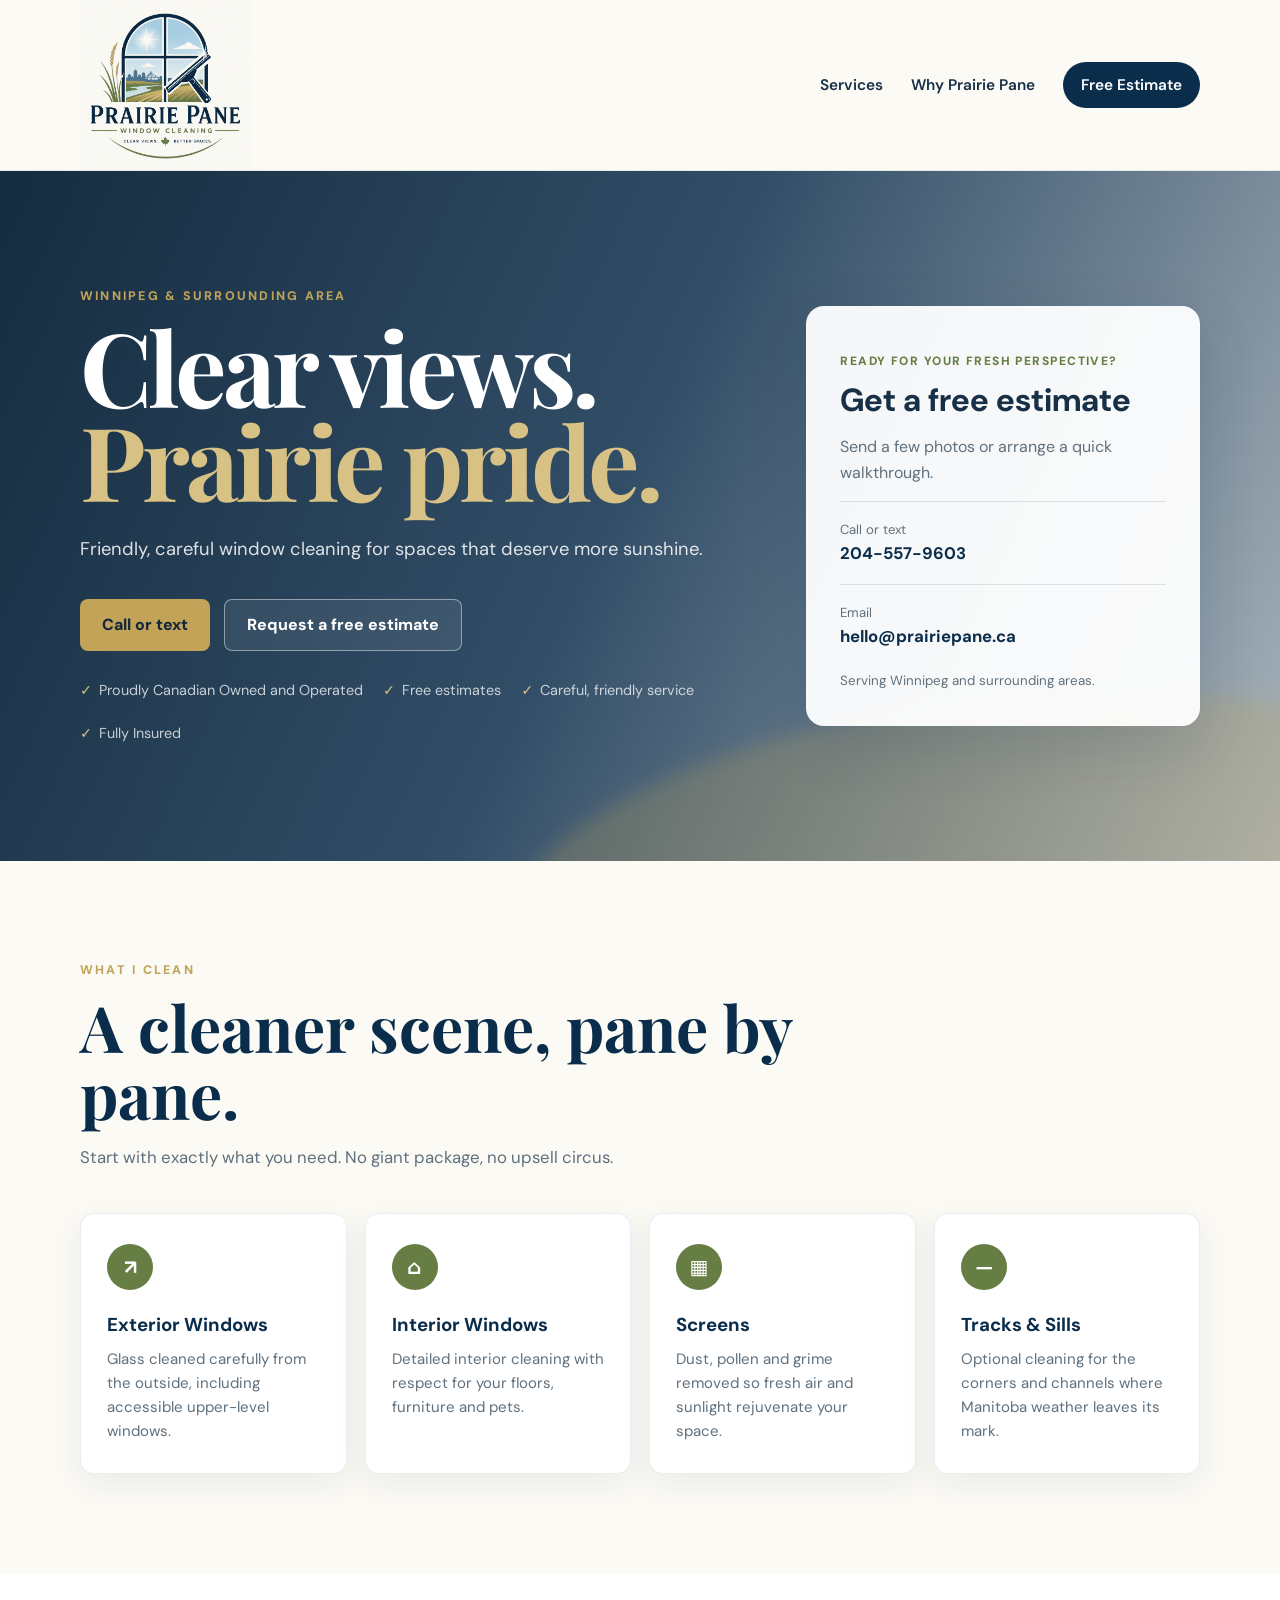
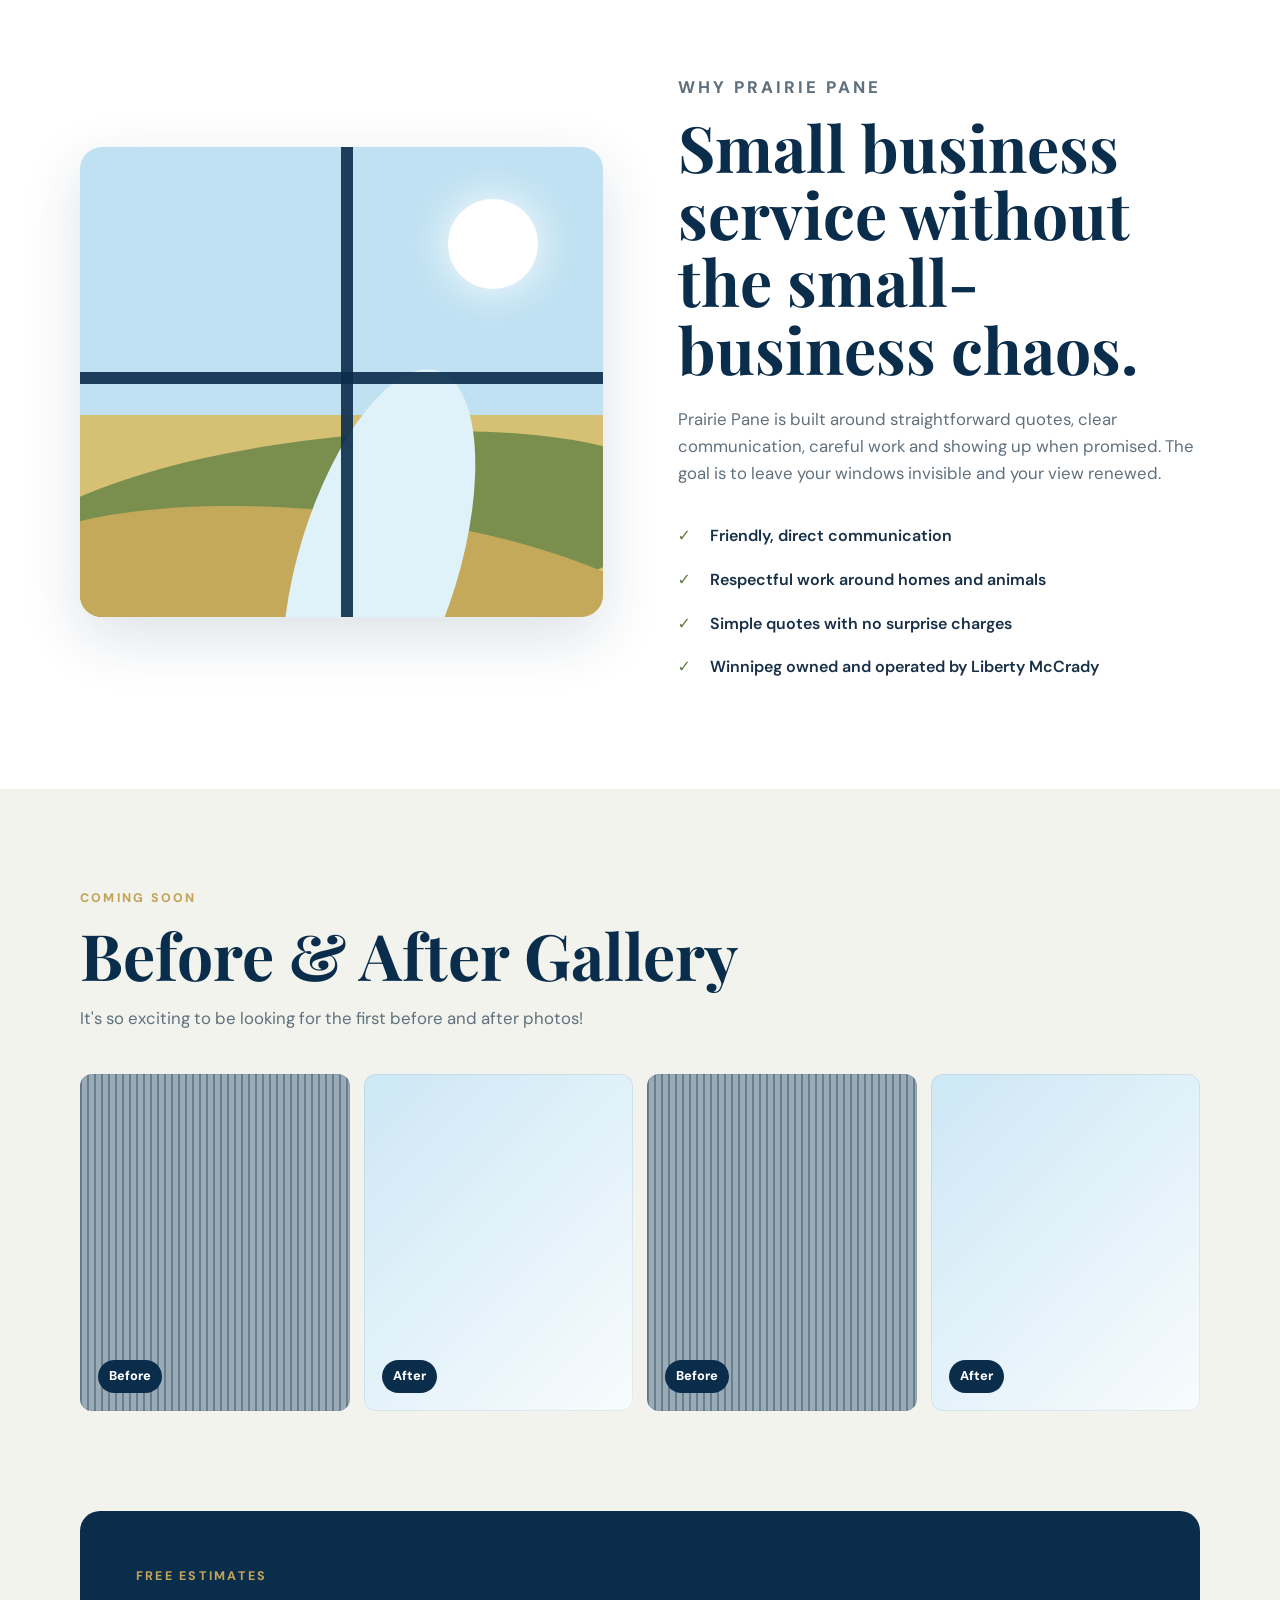
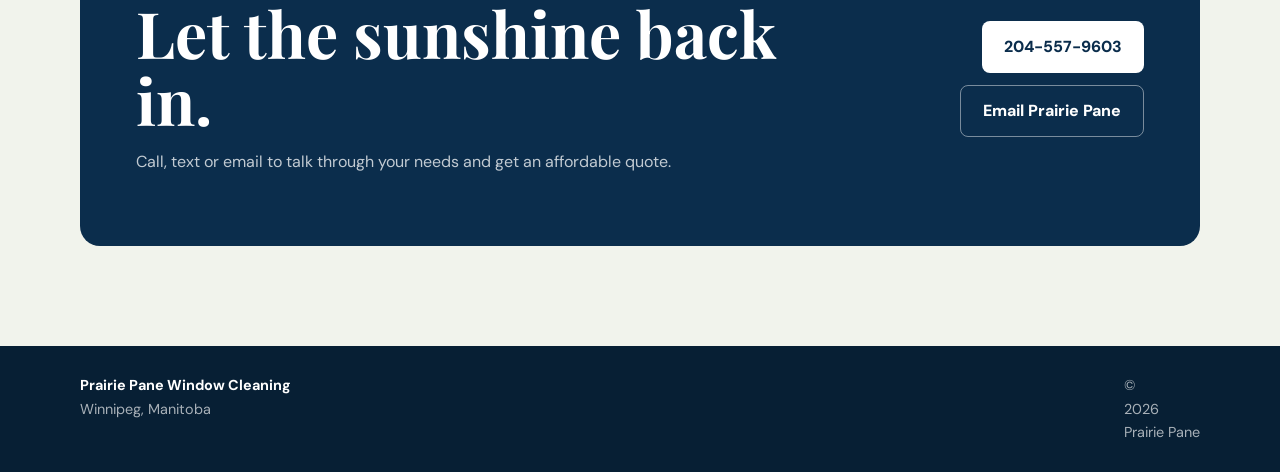
<file: index.html>
<!doctype html>
<html lang="en">
<head>
  <meta charset="utf-8">
  <meta name="viewport" content="width=device-width, initial-scale=1">
  <title>Prairie Pane Window Cleaning | Winnipeg</title>
  <meta name="description" content="Friendly, professional window cleaning in Winnipeg and surrounding areas. Interior, exterior, screens and tracks. Free estimates.">
  <link rel="preconnect" href="https://fonts.googleapis.com">
  <link rel="preconnect" href="https://fonts.gstatic.com" crossorigin>
  <link href="https://fonts.googleapis.com/css2?family=DM+Sans:wght@400;500;600;700&family=Playfair+Display:wght@700&display=swap" rel="stylesheet">
  <link rel="stylesheet" href="styles.css">
</head>
<body>
  <header class="site-header">
    <div class="shell nav-wrap">
      <a class="brand" href="#top" aria-label="Prairie Pane home">
        <img src="prairie-pane-logo.png" alt="Prairie Pane Window Cleaning logo">
      </a>
      <nav aria-label="Primary navigation">
        <a href="#services">Services</a>
        <a href="#about">Why Prairie Pane</a>
        <a href="#contact" class="nav-cta">Free Estimate</a>
      </nav>
    </div>
  </header>

  <main id="top">
    <section class="hero">
      <div class="hero-overlay"></div>
      <div class="shell hero-grid">
        <div class="hero-copy">
          <p class="eyebrow">Winnipeg & surrounding area</p>
          <h1>Clear views.<br><span>Prairie pride.</span></h1>
          <p class="hero-text">
            Friendly, careful window cleaning for spaces that deserve more sunshine.
          </p>
          <div class="hero-actions">
            <a class="button primary" href="tel:+12045579603">Call or text</a>
            <a class="button secondary" href="#contact">Request a free estimate</a>
          </div>
          <div class="trust-row" aria-label="Business highlights">
            <span>Proudly Canadian Owned and Operated</span>
            <span>Free estimates</span>
            <span>Careful, friendly service</span>
	     <span>Fully Insured</span>

          </div>
        </div>

        <aside class="quote-card" aria-label="Contact Prairie Pane">
          <p class="quote-kicker">Ready for your fresh perspective?</p>
          <h2>Get a free estimate</h2>
          <p>Send a few photos or arrange a quick walkthrough.</p>
          <a class="contact-line" href="tel:+12045579603">
            <span>Call or text</span>
            <strong>204-557-9603</strong>
          </a>
          <a class="contact-line" href="mailto:hello@prairiepane.ca">
            <span>Email</span>
            <strong>hello@prairiepane.ca</strong>
          </a>
          <small>Serving Winnipeg and surrounding areas.</small>
        </aside>
      </div>
    </section>

    <section class="services section" id="services">
      <div class="shell">
        <p class="eyebrow">What I clean</p>
        <div class="section-heading">
          <h2>A cleaner scene, pane by pane.</h2>
          <p>Start with exactly what you need. No giant package, no upsell circus.</p>
        </div>

        <div class="service-grid">
          <article class="service-card">
            <div class="icon">↗</div>
            <h3>Exterior Windows</h3>
            <p>Glass cleaned carefully from the outside, including accessible upper-level windows.</p>
          </article>
          <article class="service-card">
            <div class="icon">⌂</div>
            <h3>Interior Windows</h3>
            <p>Detailed interior cleaning with respect for your floors, furniture and pets.</p>
          </article>
          <article class="service-card">
            <div class="icon">▦</div>
            <h3>Screens</h3>
            <p>Dust, pollen and grime removed so fresh air and sunlight rejuvenate your space.</p>
          </article>
          <article class="service-card">
            <div class="icon">—</div>
            <h3>Tracks & Sills</h3>
            <p>Optional cleaning for the corners and channels where Manitoba weather leaves its mark.</p>
          </article>
        </div>
      </div>
    </section>

    <section class="about section" id="about">
      <div class="shell about-grid">
        <div class="about-art" aria-hidden="true">
          <div class="sun"></div>
          <div class="field field-one"></div>
          <div class="field field-two"></div>
          <div class="river"></div>
          <div class="window-lines"></div>
        </div>
        <div class="about-copy">
          <p class="eyebrow">Why Prairie Pane</p>
          <h2>Small business service without the small-business chaos.</h2>
          <p>
            Prairie Pane is built around straightforward quotes, clear communication,
            careful work and showing up when promised. The goal is to leave your windows invisible and your view renewed.
          </p>
          <ul class="check-list">
            <li>Friendly, direct communication</li>
            <li>Respectful work around homes and animals</li>
            <li>Simple quotes with no surprise charges</li>
            <li>Winnipeg owned and operated by Liberty McCrady</li>
          </ul>
        </div>
      </div>
    </section>

    <section class="gallery section">
      <div class="shell">
        <p class="eyebrow">Coming Soon</p>
        <div class="section-heading">
          <h2>Before & After Gallery</h2>
          <p>It's so exciting to be looking for the first before and after photos!</p>
        </div>
        <div class="gallery-grid">
          <div class="placeholder"><span>Before</span></div>
          <div class="placeholder clean"><span>After</span></div>
          <div class="placeholder"><span>Before</span></div>
          <div class="placeholder clean"><span>After</span></div>
        </div>
      </div>
    </section>

    <section class="contact section" id="contact">
      <div class="shell contact-box">
        <div>
          <p class="eyebrow">Free estimates</p>
          <h2>Let the sunshine back in.</h2>
          <p>Call, text or email to talk through your needs and get an affordable quote.</p>
        </div>
        <div class="contact-actions">
          <a class="button light" href="tel:+12045579603">204-557-9603</a>
          <a class="button outline-light" href="mailto:hello@prairiepane.ca">Email Prairie Pane</a>
        </div>
      </div>
    </section>
  </main>

  <footer>
    <div class="shell footer-wrap">
      <div>
        <strong>Prairie Pane Window Cleaning</strong>
        <span>Winnipeg, Manitoba</span>
      </div>
      <div>
        <span>© <span id="year"></span> Prairie Pane</span>
      </div>
    </div>
  </footer>

  <script>
    document.getElementById('year').textContent = new Date().getFullYear();
  </script>
</body>
</html>
</file>
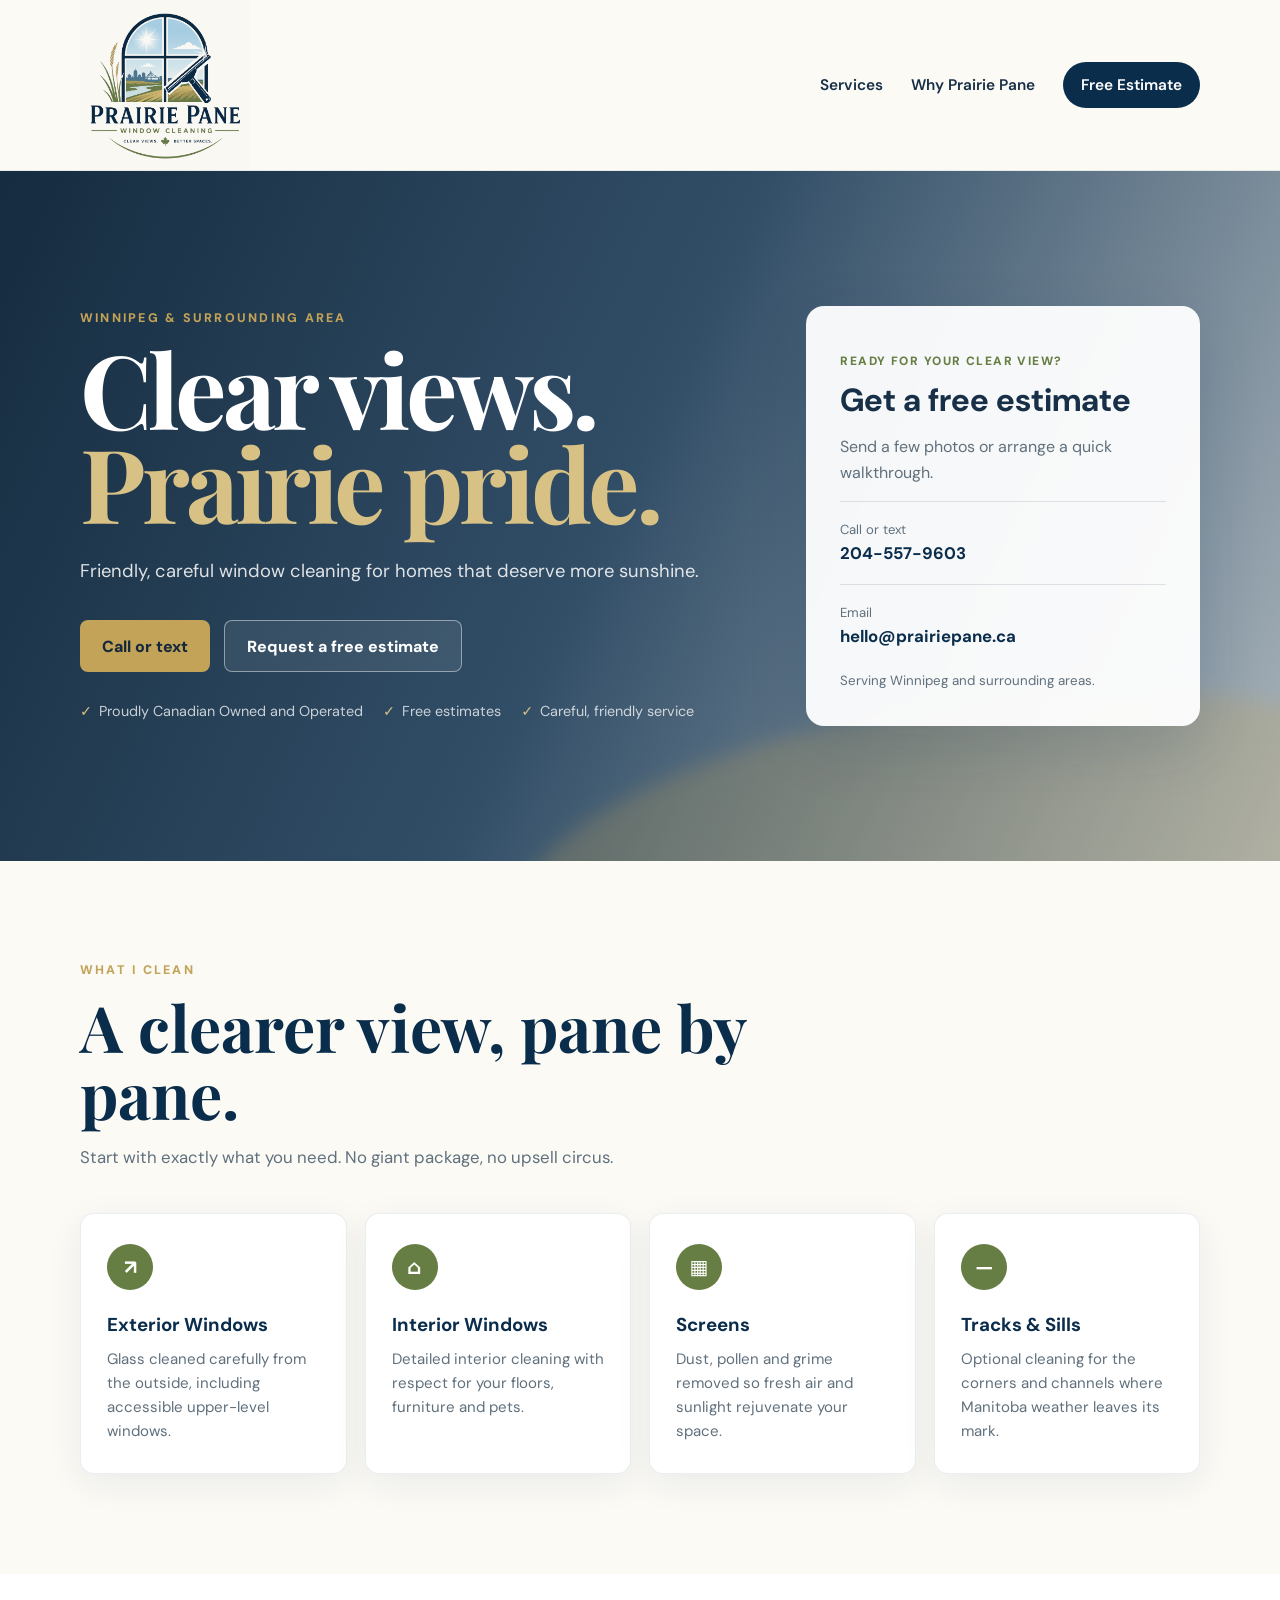
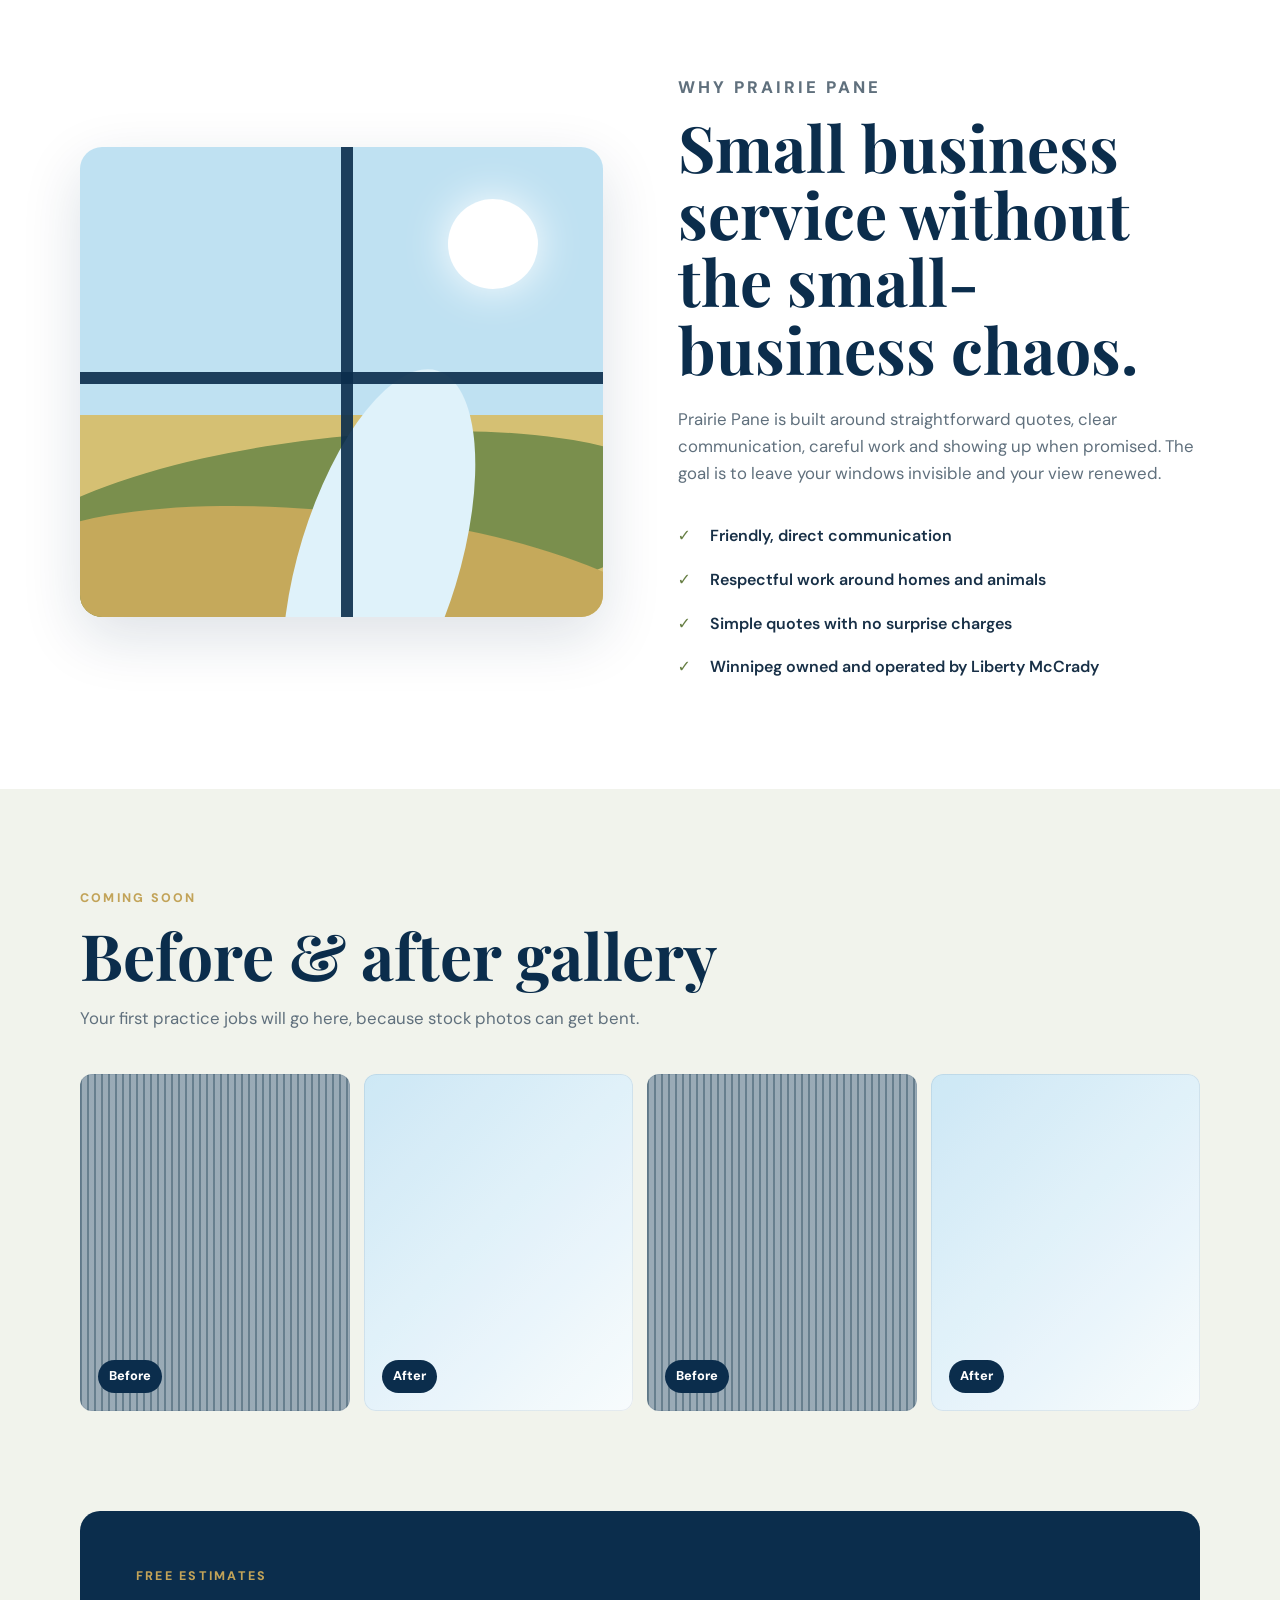
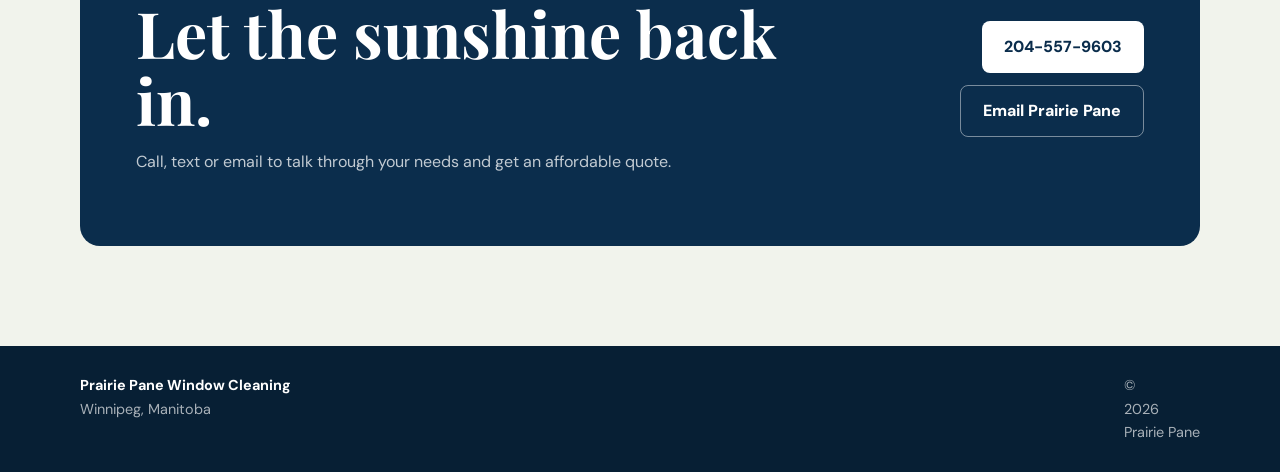
<file: index3.html>
<!doctype html>
<html lang="en">
<head>
  <meta charset="utf-8">
  <meta name="viewport" content="width=device-width, initial-scale=1">
  <title>Prairie Pane Window Cleaning | Winnipeg</title>
  <meta name="description" content="Friendly, professional window cleaning in Winnipeg and surrounding areas. Interior, exterior, screens and tracks. Free estimates.">
  <link rel="preconnect" href="https://fonts.googleapis.com">
  <link rel="preconnect" href="https://fonts.gstatic.com" crossorigin>
  <link href="https://fonts.googleapis.com/css2?family=DM+Sans:wght@400;500;600;700&family=Playfair+Display:wght@700&display=swap" rel="stylesheet">
  <link rel="stylesheet" href="styles.css">
</head>
<body>
  <header class="site-header">
    <div class="shell nav-wrap">
      <a class="brand" href="#top" aria-label="Prairie Pane home">
        <img src="prairie-pane-logo.png" alt="Prairie Pane Window Cleaning logo">
      </a>
      <nav aria-label="Primary navigation">
        <a href="#services">Services</a>
        <a href="#about">Why Prairie Pane</a>
        <a href="#contact" class="nav-cta">Free Estimate</a>
      </nav>
    </div>
  </header>

  <main id="top">
    <section class="hero">
      <div class="hero-overlay"></div>
      <div class="shell hero-grid">
        <div class="hero-copy">
          <p class="eyebrow">Winnipeg & surrounding area</p>
          <h1>Clear views.<br><span>Prairie pride.</span></h1>
          <p class="hero-text">
            Friendly, careful window cleaning for homes that deserve more sunshine.
          </p>
          <div class="hero-actions">
            <a class="button primary" href="tel:+12045579603">Call or text</a>
            <a class="button secondary" href="#contact">Request a free estimate</a>
          </div>
          <div class="trust-row" aria-label="Business highlights">
            <span>Proudly Canadian Owned and Operated</span>
            <span>Free estimates</span>
            <span>Careful, friendly service</span>
          </div>
        </div>

        <aside class="quote-card" aria-label="Contact Prairie Pane">
          <p class="quote-kicker">Ready for your clear view?</p>
          <h2>Get a free estimate</h2>
          <p>Send a few photos or arrange a quick walkthrough.</p>
          <a class="contact-line" href="tel:+12045579603">
            <span>Call or text</span>
            <strong>204-557-9603</strong>
          </a>
          <a class="contact-line" href="mailto:hello@prairiepane.ca">
            <span>Email</span>
            <strong>hello@prairiepane.ca</strong>
          </a>
          <small>Serving Winnipeg and surrounding areas.</small>
        </aside>
      </div>
    </section>

    <section class="services section" id="services">
      <div class="shell">
        <p class="eyebrow">What I clean</p>
        <div class="section-heading">
          <h2>A clearer view, pane by pane.</h2>
          <p>Start with exactly what you need. No giant package, no upsell circus.</p>
        </div>

        <div class="service-grid">
          <article class="service-card">
            <div class="icon">↗</div>
            <h3>Exterior Windows</h3>
            <p>Glass cleaned carefully from the outside, including accessible upper-level windows.</p>
          </article>
          <article class="service-card">
            <div class="icon">⌂</div>
            <h3>Interior Windows</h3>
            <p>Detailed interior cleaning with respect for your floors, furniture and pets.</p>
          </article>
          <article class="service-card">
            <div class="icon">▦</div>
            <h3>Screens</h3>
            <p>Dust, pollen and grime removed so fresh air and sunlight rejuvenate your space.</p>
          </article>
          <article class="service-card">
            <div class="icon">—</div>
            <h3>Tracks & Sills</h3>
            <p>Optional cleaning for the corners and channels where Manitoba weather leaves its mark.</p>
          </article>
        </div>
      </div>
    </section>

    <section class="about section" id="about">
      <div class="shell about-grid">
        <div class="about-art" aria-hidden="true">
          <div class="sun"></div>
          <div class="field field-one"></div>
          <div class="field field-two"></div>
          <div class="river"></div>
          <div class="window-lines"></div>
        </div>
        <div class="about-copy">
          <p class="eyebrow">Why Prairie Pane</p>
          <h2>Small business service without the small-business chaos.</h2>
          <p>
            Prairie Pane is built around straightforward quotes, clear communication,
            careful work and showing up when promised. The goal is to leave your windows invisible and your view renewed.
          </p>
          <ul class="check-list">
            <li>Friendly, direct communication</li>
            <li>Respectful work around homes and animals</li>
            <li>Simple quotes with no surprise charges</li>
            <li>Winnipeg owned and operated by Liberty McCrady</li>
          </ul>
        </div>
      </div>
    </section>

    <section class="gallery section">
      <div class="shell">
        <p class="eyebrow">Coming soon</p>
        <div class="section-heading">
          <h2>Before & after gallery</h2>
          <p>Your first practice jobs will go here, because stock photos can get bent.</p>
        </div>
        <div class="gallery-grid">
          <div class="placeholder"><span>Before</span></div>
          <div class="placeholder clean"><span>After</span></div>
          <div class="placeholder"><span>Before</span></div>
          <div class="placeholder clean"><span>After</span></div>
        </div>
      </div>
    </section>

    <section class="contact section" id="contact">
      <div class="shell contact-box">
        <div>
          <p class="eyebrow">Free estimates</p>
          <h2>Let the sunshine back in.</h2>
          <p>Call, text or email to talk through your needs and get an affordable quote.</p>
        </div>
        <div class="contact-actions">
          <a class="button light" href="tel:+12045579603">204-557-9603</a>
          <a class="button outline-light" href="mailto:hello@prairiepane.ca">Email Prairie Pane</a>
        </div>
      </div>
    </section>
  </main>

  <footer>
    <div class="shell footer-wrap">
      <div>
        <strong>Prairie Pane Window Cleaning</strong>
        <span>Winnipeg, Manitoba</span>
      </div>
      <div>
        <span>© <span id="year"></span> Prairie Pane</span>
      </div>
    </div>
  </footer>

  <script>
    document.getElementById('year').textContent = new Date().getFullYear();
  </script>
</body>
</html>
</file>
<file: styles.css>
:root {
  --navy: #0b2d4c;
  --navy-2: #123c61;
  --green: #667e43;
  --gold: #c2a358;
  --sky: #dfeff8;
  --cream: #fbfaf5;
  --ink: #183047;
  --muted: #60707d;
  --white: #ffffff;
  --shadow: 0 20px 60px rgba(11, 45, 76, .14);
}

* { box-sizing: border-box; }

html { scroll-behavior: smooth; }

body {
  margin: 0;
  font-family: "DM Sans", system-ui, sans-serif;
  color: var(--ink);
  background: var(--cream);
  line-height: 1.6;
}

img { max-width: 100%; }

a { color: inherit; }

.shell {
  width: min(1120px, calc(100% - 40px));
  margin: 0 auto;
}

.site-header {
  position: sticky;
  top: 0;
  z-index: 50;
  background: rgba(251, 250, 245, .94);
  border-bottom: 1px solid rgba(11, 45, 76, .08);
  backdrop-filter: blur(12px);
}

.nav-wrap {
  min-height: 82px;
  display: flex;
  align-items: center;
  justify-content: space-between;
  gap: 30px;
}

.brand img {
  width: 170px;
  display: block;
  mix-blend-mode: multiply;
}

nav {
  display: flex;
  align-items: center;
  gap: 28px;
}

nav a {
  text-decoration: none;
  font-weight: 600;
  font-size: .96rem;
}

.nav-cta {
  padding: 11px 18px;
  color: var(--white);
  background: var(--navy);
  border-radius: 999px;
}

.hero {
  position: relative;
  overflow: hidden;
  background:
    linear-gradient(115deg, rgba(7,31,52,.94) 0%, rgba(11,45,76,.84) 48%, rgba(11,45,76,.34) 100%),
    url("https://images.unsplash.com/photo-1500382017468-9049fed747ef?auto=format&fit=crop&w=1900&q=85") center/cover;
  color: white;
}

.hero::after {
  content: "";
  position: absolute;
  inset: auto -12% -160px 40%;
  height: 320px;
  background: rgba(194,163,88,.25);
  transform: rotate(-8deg);
  border-radius: 50%;
  filter: blur(10px);
}

.hero-grid {
  min-height: 690px;
  padding: 90px 0;
  display: grid;
  grid-template-columns: 1.25fr .75fr;
  gap: 70px;
  align-items: center;
  position: relative;
  z-index: 2;
}

.eyebrow {
  margin: 0 0 12px;
  color: var(--gold);
  text-transform: uppercase;
  letter-spacing: .18em;
  font-size: .78rem;
  font-weight: 800;
}

.hero h1,
.section h2 {
  font-family: "Playfair Display", Georgia, serif;
}

.hero h1 {
  margin: 0;
  font-size: clamp(3.6rem, 8vw, 6.7rem);
  line-height: .92;
  letter-spacing: -.04em;
}

.hero h1 span { color: #d8c185; }

.hero-text {
  max-width: 670px;
  margin: 28px 0 0;
  color: rgba(255,255,255,.85);
  font-size: 1.15rem;
}

.hero-actions {
  margin-top: 34px;
  display: flex;
  flex-wrap: wrap;
  gap: 14px;
}

.button {
  display: inline-flex;
  justify-content: center;
  align-items: center;
  min-height: 52px;
  padding: 0 22px;
  border-radius: 8px;
  text-decoration: none;
  font-weight: 800;
}

.primary { background: var(--gold); color: #15283b; }
.secondary { border: 1px solid rgba(255,255,255,.45); color: white; background: rgba(255,255,255,.08); }

.trust-row {
  display: flex;
  flex-wrap: wrap;
  gap: 20px;
  margin-top: 28px;
  color: rgba(255,255,255,.75);
  font-size: .9rem;
}

.trust-row span::before {
  content: "✓";
  color: #d8c185;
  margin-right: 7px;
  font-weight: 900;
}

.quote-card {
  padding: 34px;
  color: var(--ink);
  background: rgba(255,255,255,.95);
  border-radius: 18px;
  box-shadow: var(--shadow);
}

.quote-card h2 { margin: 5px 0 7px; font-size: 2rem; line-height: 1.1; }
.quote-card > p { color: var(--muted); }
.quote-kicker { color: var(--green) !important; font-weight: 800; text-transform: uppercase; font-size: .75rem; letter-spacing: .12em; }

.contact-line {
  display: block;
  padding: 17px 0;
  text-decoration: none;
  border-top: 1px solid rgba(11,45,76,.12);
}

.contact-line span,
.contact-line strong { display: block; }
.contact-line span { color: var(--muted); font-size: .82rem; }
.contact-line strong { color: var(--navy); font-size: 1.05rem; }

.quote-card small { color: var(--muted); }

.section { padding: 100px 0; }

.section-heading {
  max-width: 740px;
  margin-bottom: 42px;
}

.section h2 {
  margin: 0;
  color: var(--navy);
  font-size: clamp(2.3rem, 5vw, 4rem);
  line-height: 1.05;
}

.section-heading p,
.about-copy > p {
  color: var(--muted);
  font-size: 1.05rem;
}

.service-grid {
  display: grid;
  grid-template-columns: repeat(4, 1fr);
  gap: 18px;
}

.service-card {
  padding: 30px 26px;
  background: white;
  border: 1px solid rgba(11,45,76,.08);
  border-radius: 14px;
  box-shadow: 0 10px 35px rgba(11,45,76,.07);
}

.service-card .icon {
  width: 46px;
  height: 46px;
  display: grid;
  place-items: center;
  color: white;
  background: var(--green);
  border-radius: 50%;
  font-size: 1.25rem;
  font-weight: 800;
}

.service-card h3 { margin: 20px 0 7px; color: var(--navy); }
.service-card p { margin: 0; color: var(--muted); font-size: .94rem; }

.about { background: white; }

.about-grid {
  display: grid;
  grid-template-columns: 1fr 1fr;
  gap: 75px;
  align-items: center;
}

.about-art {
  position: relative;
  min-height: 470px;
  overflow: hidden;
  border-radius: 22px;
  background: linear-gradient(#bfe1f2 0 57%, #d5c073 57%);
  box-shadow: var(--shadow);
}

.sun {
  position: absolute;
  width: 90px;
  height: 90px;
  top: 52px;
  right: 65px;
  border-radius: 50%;
  background: white;
  box-shadow: 0 0 45px white;
}

.field {
  position: absolute;
  width: 130%;
  height: 190px;
  left: -15%;
  bottom: -45px;
  border-radius: 50%;
  transform: rotate(-6deg);
}

.field-one { background: #7a8f4d; bottom: -10px; }
.field-two { background: #c5a95b; bottom: -85px; transform: rotate(6deg); }

.river {
  position: absolute;
  width: 160px;
  height: 400px;
  left: 42%;
  bottom: -145px;
  background: #dff2fa;
  border-radius: 50%;
  transform: rotate(17deg);
}

.window-lines::before,
.window-lines::after {
  content: "";
  position: absolute;
  background: var(--navy);
  opacity: .9;
}

.window-lines::before { width: 12px; height: 100%; left: 50%; top: 0; }
.window-lines::after { height: 12px; width: 100%; left: 0; top: 48%; }

.about-copy h2 { margin-bottom: 24px; }

.check-list {
  list-style: none;
  padding: 0;
  margin: 28px 0 0;
}

.check-list li {
  position: relative;
  padding: 9px 0 9px 32px;
  font-weight: 600;
}

.check-list li::before {
  content: "✓";
  position: absolute;
  left: 0;
  color: var(--green);
  font-weight: 900;
}

.gallery { background: #f1f3ec; }

.gallery-grid {
  display: grid;
  grid-template-columns: repeat(4, 1fr);
  gap: 14px;
}

.placeholder {
  aspect-ratio: 4/5;
  border-radius: 12px;
  background:
    linear-gradient(rgba(11,45,76,.3), rgba(11,45,76,.3)),
    repeating-linear-gradient(90deg, #8fa2aa 0 2px, #d8e1e4 2px 7px);
  display: grid;
  place-items: end start;
  padding: 18px;
  box-shadow: inset 0 0 0 1px rgba(11,45,76,.08);
}

.placeholder.clean {
  background:
    linear-gradient(rgba(255,255,255,.1), rgba(255,255,255,.1)),
    linear-gradient(135deg, #c7e5f4, #f7fbfd);
}

.placeholder span {
  padding: 6px 11px;
  border-radius: 999px;
  color: white;
  background: var(--navy);
  font-size: .8rem;
  font-weight: 800;
}

.contact { padding-top: 0; background: #f1f3ec; }

.contact-box {
  padding: 56px;
  border-radius: 20px;
  background: var(--navy);
  color: white;
  display: flex;
  justify-content: space-between;
  gap: 30px;
  align-items: center;
}

.contact-box h2 { color: white; }
.contact-box p:not(.eyebrow) { color: rgba(255,255,255,.75); }

.contact-actions {
  display: flex;
  flex-wrap: wrap;
  gap: 12px;
  justify-content: flex-end;
}

.light { background: white; color: var(--navy); }
.outline-light { border: 1px solid rgba(255,255,255,.45); color: white; }

footer {
  padding: 28px 0;
  background: #071f34;
  color: rgba(255,255,255,.65);
  font-size: .9rem;
}

.footer-wrap {
  display: flex;
  justify-content: space-between;
  gap: 20px;
}

.footer-wrap strong,
.footer-wrap span { display: block; }
.footer-wrap strong { color: white; }

@media (max-width: 880px) {
  nav a:not(.nav-cta) { display: none; }
  .hero-grid,
  .about-grid { grid-template-columns: 1fr; }
  .hero-grid { gap: 35px; padding: 70px 0; }
  .service-grid,
  .gallery-grid { grid-template-columns: repeat(2, 1fr); }
  .contact-box { align-items: flex-start; flex-direction: column; }
  .contact-actions { justify-content: flex-start; }
}

@media (max-width: 560px) {
  .shell { width: min(100% - 28px, 1120px); }
  .brand img { width: 135px; }
  .nav-wrap { min-height: 70px; }
  .nav-cta { padding: 9px 13px; font-size: .84rem; }
  .hero h1 { font-size: 3.4rem; }
  .service-grid,
  .gallery-grid { grid-template-columns: 1fr; }
  .section { padding: 75px 0; }
  .about-art { min-height: 360px; }
  .contact-box { padding: 36px 25px; }
  .footer-wrap { flex-direction: column; }
}
</file>
